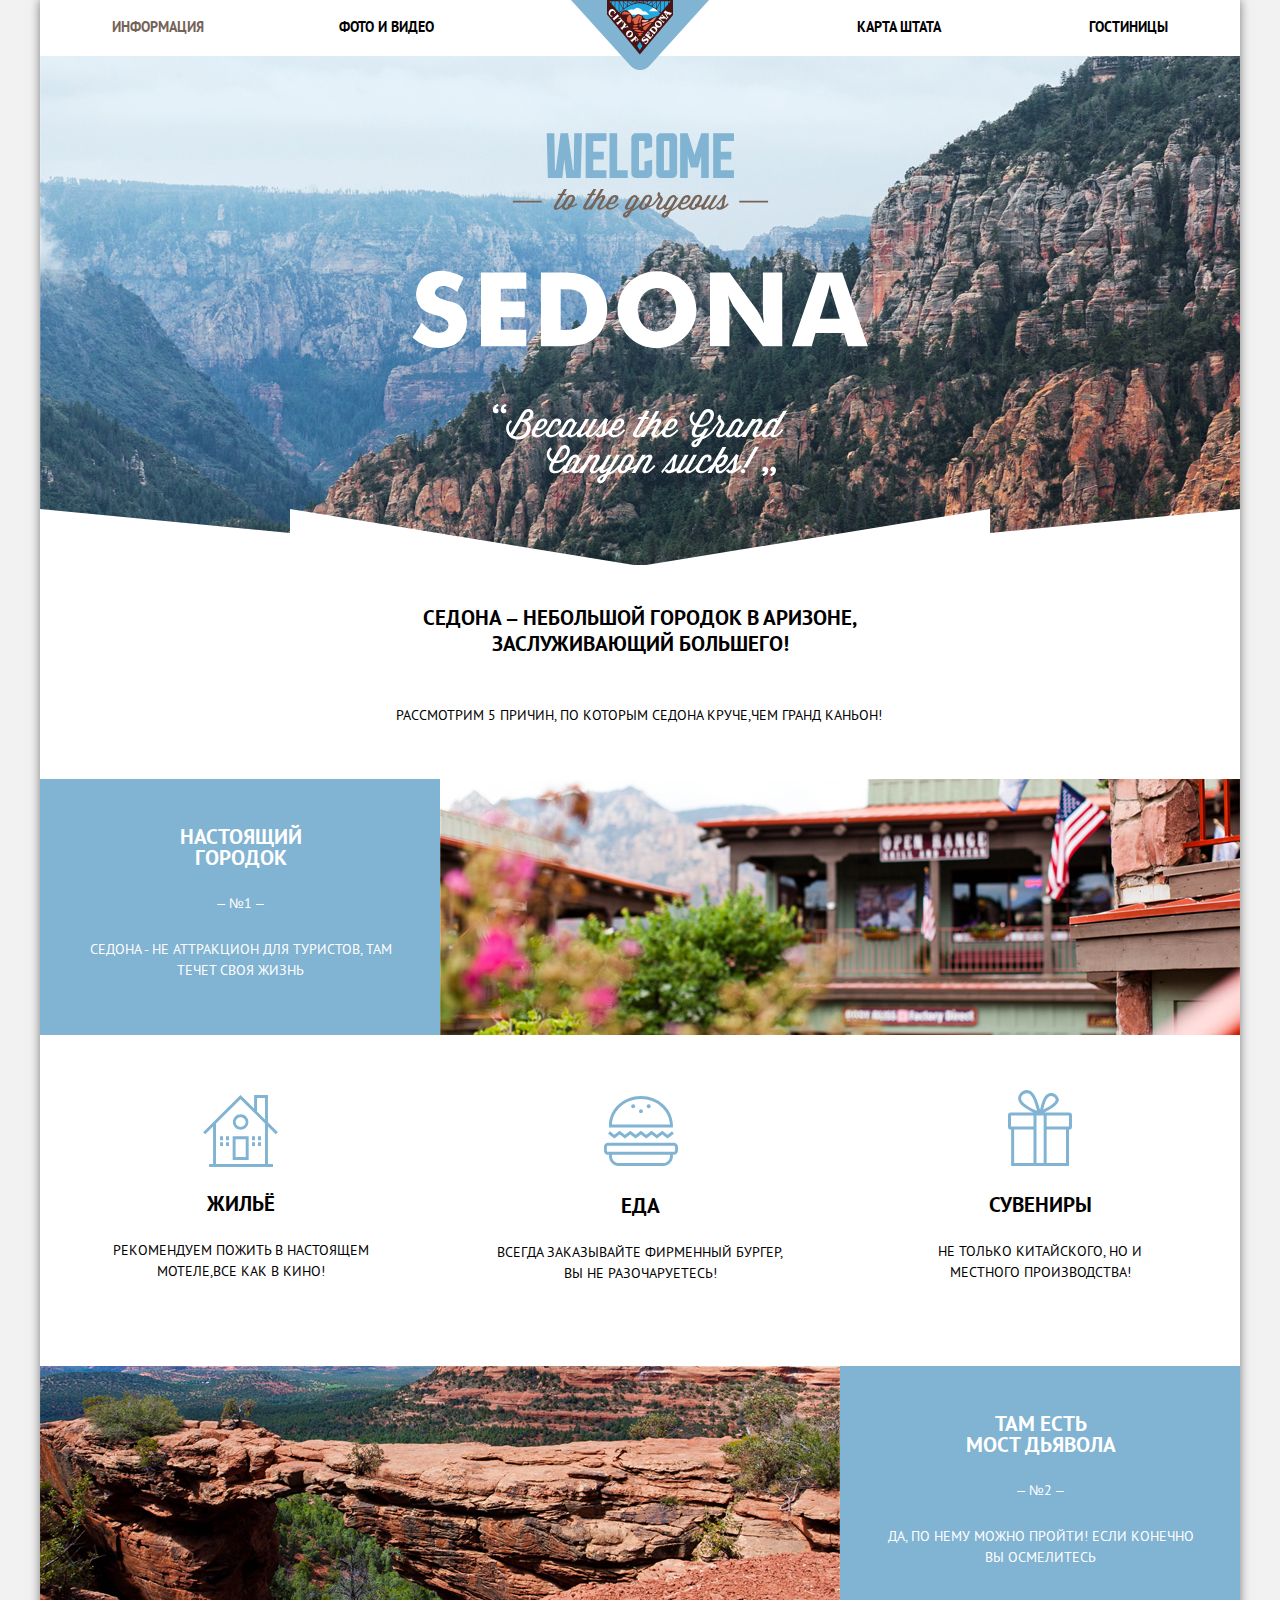
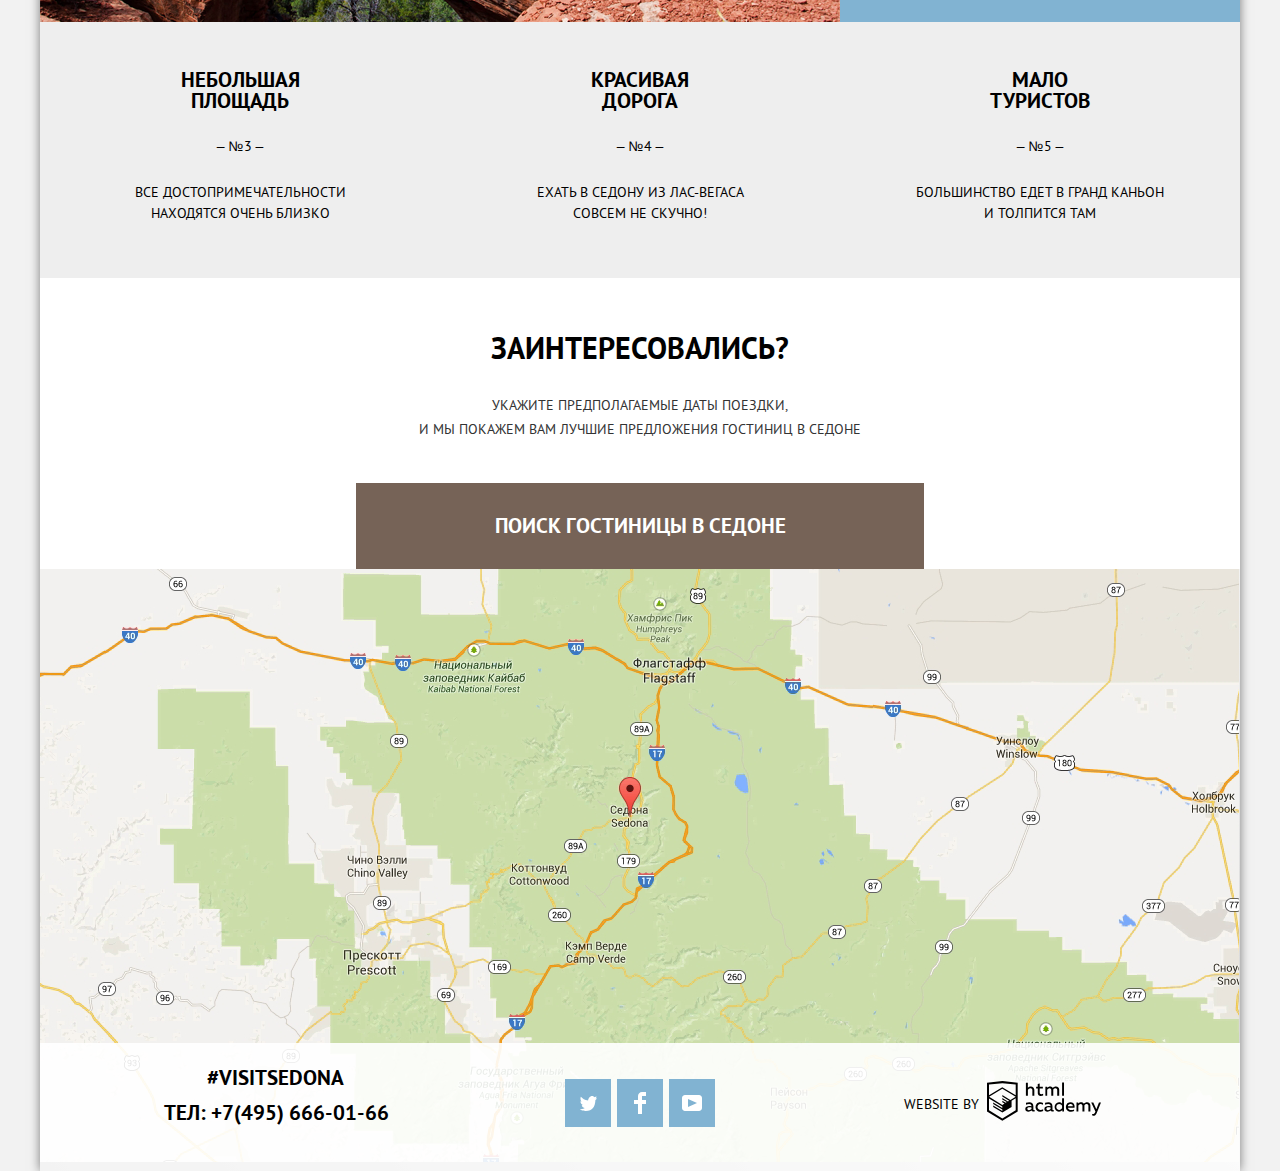
<file: index.html>
<!DOCTYPE html>
<html class="page" lang="ru">
  <head>
    <meta charset="utf-8">
    <title>HTML Academy: Седона</title>
    <link rel="stylesheet" href="css/normalize.css">
    <link rel="stylesheet" href="css/style.min.css">
  </head>
  <body class="body-page">
    <header class="main-header">
      <nav class="navigation">
        <a class="logo"><img src="img/logo.svg" width="138" height="70" alt="логотип города Седона"></a>
          <ul class="list list-navigation">
            <li class="navigation-item">
              <a class="navigation-item-link navigation-item-link-active" href="#">Информация</a>
            </li>
            <li class="navigation-item">
              <a class="navigation-item-link" href="#">Фото и видео</a>
            </li>
            <li class="navigation-item">
              <a class="navigation-item-link" href="#">Карта штата</a>
            </li>
            <li class="navigation-item">
              <a class="navigation-item-link" href="catalog.html">Гостиницы</a>
            </li>
          </ul>
      </nav>
    </header>
    <main>
      <h1 class="visually-hidden">Добро пожаловать в Седону</h1>
      <section class="background-for-greetings">
        <h2 class="visually-hidden">Приветствуем в прекрасной Седоне, потому что Большой Каньон- отстой!</h2>
        <img class="greeting" src="img/welcome.svg" width="457" height="351" alt="Добро пожаловать в восхитительную Седону">
      </section>
      <section class="advantages">
        <h2 class="visually-hidden">Преимущества Седоны</h2>
        <div class="greetings-content">
          <p class="greetings-content-main">Седона – небольшой городок в Аризоне, заслуживающий большего!</p>
          <p class="greetings-content-item">Рассмотрим 5 причин, по которым Седона круче,чем Гранд Каньон!</p>
        </div>
        <ol class="list list-of-advantages">
          <li class="advantages-item-picture">
            <div class="advantages-item feature-item-picture">
              <h3 class="advantage-title-special">Настоящий<br>городок</h3>
              <p class="advantage-number-special">– №1 –</p>
              <p class="advantage-text-special">Седона - не аттракцион для туристов, там течет своя жизнь</p>
            </div>
            <img class="house-foto" src="img/image-hotel-true-town.jpg" width="800" height="256" alt="Вид отеля в городке">
            <ul class="list part-of-advantages">
              <li class="item-part-advantages picture-house">
                <span class="name-part-advantages">Жильё</span>
                <p class="text-part-advantages">рекомендуем пожить в настоящем мотеле,все как в кино!</p>
              </li>
              <li class="item-part-advantages picture-food">
                <span class="name-part-advantages">Еда</span>
                <p class="text-part-advantages">Всегда заказывайте фирменный бургер, вы не разочаруетесь!</p>
              </li>
              <li class="item-part-advantages picture-souvenirs">
                <span class="name-part-advantages">Сувениры</span>
                <p class="text-part-advantages">Не только китайского, но и местного производства!</p>
              </li>
            </ul>
          </li>
          <li class="advantages-item-picture">
            <img class="bridge-of-the-devil" src="img/image-bridge-of-devil.jpg" width="800" height="256" alt="Вид на мост Дьявола">
            <div class="advantages-item feature-item-picture">
              <h3 class="advantage-title-special">Там есть<br>Мост дьявола</h3>
              <p class="advantage-number-special">– №2 –</p>
              <p class="advantage-text-special"> Да, по нему можно пройти! Если конечно вы осмелитесь</p>
            </div>
          </li>
          <li class="advantages-item advantages-item-gray">
            <h3 class="advantage-title">Небольшая<br> площадь</h3>
            <p class="advantage-number">– №3 –</p>
            <p class="advantage-text">все достопримечательности находятся очень близко</p>
          </li>
          <li class="advantages-item advantages-item-gray">
            <h3 class="advantage-title">Красивая<br>дорога</h3>
            <p class="advantage-number">– №4 –</p>
            <p class="advantage-text">ехать в седону из лас-вегаса совсем не скучно!</p>
          </li>
          <li class="advantages-item advantages-item-gray">
            <h3 class="advantage-title">Мало<br>туристов</h3>
            <p class="advantage-number">– №5 –</p>
            <p class="advantage-text">большинство едет в гранд каньон и толпится там</p>
          </li>
        </ol>
      </section>
      <section class="proposal">
        <h2 class="proposal-title">Заинтересовались?</h2>
        <p class="proposal-content">Укажите предполагаемые даты поездки,<br>И мы покажем Вам лучшие предложения гостиниц в Седоне</p>
        <div class="form-wrapper">
          <button class="button button-form">Поиск гостиницы в Седоне</button>
          <form class="find-form" action="https://echo.htmlacademy.ru" method="post" name="Поиск гостиницы в Седоне">
            <div class="find-form-date">
              <label class="find-form-label" for="date-of-arrival">Дата заезда:</label>
              <input class="find-form-item arrival-date-text" id="date-of-arrival" type="text" name="arrival-date" placeholder="24 апреля 2017" aria-label="Введите дату заезда">
              <button class="button calendar" type="button" aria-label="Открываю календарь">
                <svg width="21" height="23" viewBox="0 0 21 23" fill="none" xmlns="http://www.w3.org/2000/svg">
                  <path fill-rule="evenodd" clip-rule="evenodd" d="M16.406 3.02498H19.251C20.217 3.02498 21 3.84698 21 4.86198V21.164C21 22.179 20.217 23 19.251 23H1.75C0.784 23 0 22.179 0 21.164V4.86198C0 3.84698 0.784 3.02498 1.75 3.02498H4.593V1.64798C4.593 1.26698 4.887 0.958984 5.25 0.958984C5.612 0.958984 5.906 1.26698 5.906 1.64798V3.02498H9.844V1.64798C9.844 1.26698 10.138 0.958984 10.501 0.958984C10.862 0.958984 11.156 1.26698 11.156 1.64798V3.02498H15.094V1.64798C15.094 1.26698 15.387 0.958984 15.75 0.958984C16.112 0.958984 16.406 1.26698 16.406 1.64798V3.02498ZM19.5646 21.484C19.6466 21.3979 19.691 21.2828 19.688 21.164H19.689V4.86198C19.689 4.60898 19.493 4.40298 19.252 4.40298H16.407V5.78098C16.407 6.16198 16.113 6.46998 15.751 6.46998C15.388 6.46998 15.095 6.16198 15.095 5.78098V4.40298H11.157V5.78098C11.157 6.16198 10.863 6.46998 10.502 6.46998C10.139 6.46998 9.845 6.16198 9.845 5.78098V4.40298H5.907V5.78098C5.907 6.16198 5.613 6.46998 5.251 6.46998C4.888 6.46998 4.594 6.16198 4.594 5.78098V4.40298H1.75C1.50263 4.40953 1.30696 4.61458 1.312 4.86198V21.164C1.30696 21.4114 1.50263 21.6164 1.75 21.623H19.251C19.3698 21.6201 19.4826 21.5701 19.5646 21.484Z" fill="currentColor"/>
                  <path fill-rule="evenodd" clip-rule="evenodd" d="M4.59399 9.2251H7.21899V11.2911H4.59399V9.2251ZM4.59399 12.6681H7.21899V14.7351H4.59399V12.6681ZM7.21899 16.1121H4.59399V18.1781H7.21899V16.1121ZM9.18799 16.1121H11.813V18.1781H9.18799V16.1121ZM11.813 12.6681H9.18799V14.7351H11.813V12.6681ZM9.18799 9.2251H11.813V11.2911H9.18799V9.2251ZM16.406 16.1121H13.781V18.1781H16.406V16.1121ZM13.781 12.6681H16.406V14.7351H13.781V12.6681ZM16.406 9.2251H13.781V11.2911H16.406V9.2251Z" fill="currentColor"/>
                </svg>
              </button>
            </div>
            <div class="find-form-date">
              <label class="find-form-label" for="date-of-checkout">Дата выезда:</label>
              <input class="find-form-item checkout-date-text" id="date-of-checkout" type="text" name="checkout-date" placeholder="24 апреля 2017" aria-label="Введите дату выезда">
              <button class="button calendar" type="button" aria-label="Открываю календарь">
                <svg width="21" height="23" viewBox="0 0 21 23" fill="none" xmlns="http://www.w3.org/2000/svg">
                  <path fill-rule="evenodd" clip-rule="evenodd" d="M16.406 3.02498H19.251C20.217 3.02498 21 3.84698 21 4.86198V21.164C21 22.179 20.217 23 19.251 23H1.75C0.784 23 0 22.179 0 21.164V4.86198C0 3.84698 0.784 3.02498 1.75 3.02498H4.593V1.64798C4.593 1.26698 4.887 0.958984 5.25 0.958984C5.612 0.958984 5.906 1.26698 5.906 1.64798V3.02498H9.844V1.64798C9.844 1.26698 10.138 0.958984 10.501 0.958984C10.862 0.958984 11.156 1.26698 11.156 1.64798V3.02498H15.094V1.64798C15.094 1.26698 15.387 0.958984 15.75 0.958984C16.112 0.958984 16.406 1.26698 16.406 1.64798V3.02498ZM19.5646 21.484C19.6466 21.3979 19.691 21.2828 19.688 21.164H19.689V4.86198C19.689 4.60898 19.493 4.40298 19.252 4.40298H16.407V5.78098C16.407 6.16198 16.113 6.46998 15.751 6.46998C15.388 6.46998 15.095 6.16198 15.095 5.78098V4.40298H11.157V5.78098C11.157 6.16198 10.863 6.46998 10.502 6.46998C10.139 6.46998 9.845 6.16198 9.845 5.78098V4.40298H5.907V5.78098C5.907 6.16198 5.613 6.46998 5.251 6.46998C4.888 6.46998 4.594 6.16198 4.594 5.78098V4.40298H1.75C1.50263 4.40953 1.30696 4.61458 1.312 4.86198V21.164C1.30696 21.4114 1.50263 21.6164 1.75 21.623H19.251C19.3698 21.6201 19.4826 21.5701 19.5646 21.484Z" fill="currentColor"/>
                  <path fill-rule="evenodd" clip-rule="evenodd" d="M4.59399 9.2251H7.21899V11.2911H4.59399V9.2251ZM4.59399 12.6681H7.21899V14.7351H4.59399V12.6681ZM7.21899 16.1121H4.59399V18.1781H7.21899V16.1121ZM9.18799 16.1121H11.813V18.1781H9.18799V16.1121ZM11.813 12.6681H9.18799V14.7351H11.813V12.6681ZM9.18799 9.2251H11.813V11.2911H9.18799V9.2251ZM16.406 16.1121H13.781V18.1781H16.406V16.1121ZM13.781 12.6681H16.406V14.7351H13.781V12.6681ZM16.406 9.2251H13.781V11.2911H16.406V9.2251Z" fill="currentColor"/>
                </svg>
              </button>
            </div>
            <div class="find-form-visitors-wrapper">
              <div class="find-form-visitors">
                <label class="find-form-label label-adults" for="adults">Взрослые:</label>
                <div class="find-form-visitors-item">
                  <button class="button button-minus" type="button" aria-label="Уменьшить количество взрослых">
                    <svg class="minus-picture" width="12" height="3" viewBox="0 0 12 3" xmlns="http://www.w3.org/2000/svg">
                      <rect width="12" height="3"/>
                    </svg>
                  </button>
                  <input class="input find-form-item adults-number spiner-delete" type="number" name="number-of-adults" id="adults" placeholder="2" min="0" aria-label="Ввести количество взрослых">
                  <button class="button button-plus" type="button" aria-label="Увеличить количество взрослых">
                    <svg width="11" height="11" viewBox="0 0 11 11" xmlns="http://www.w3.org/2000/svg">
                      <path fill-rule="evenodd" clip-rule="evenodd" d="M4.23086 6.76932V11H6.76932V6.76932H11V4.23086H6.76932V0H4.23085V4.23086H0V6.76932H4.23086Z"/>
                    </svg>
                  </button>
                </div>
              </div>
              <div class="find-form-visitors">
                <label class="find-form-label label-children" for="children">Дети:</label>
                <div class="find-form-visitors-item">
                  <button class="button button-minus" type="button" aria-label="Уменьшить количество детей">
                    <svg class="minus-picture" width="12" height="3" viewBox="0 0 12 3" xmlns="http://www.w3.org/2000/svg">
                      <rect width="12" height="3"/>
                    </svg>
                  </button>
                  <input class="input find-form-item children-number spiner-delete" type="number" name="number-of-children" id="children" placeholder="0" min="0" aria-label="Ввести количество детей">
                  <button class="button button-plus" type="button" aria-label="Увеличить количество детей">
                    <svg width="11" height="11" viewBox="0 0 11 11" xmlns="http://www.w3.org/2000/svg">
                      <path fill-rule="evenodd" clip-rule="evenodd" d="M4.23086 6.76932V11H6.76932V6.76932H11V4.23086H6.76932V0H4.23085V4.23086H0V6.76932H4.23086Z"/>
                    </svg>
                  </button>
                </div>
              </div>
            </div>
            <button class="button button-find" type="submit">Найти</button>
          </form>
        </div>
      </section>
      <section>
        <h2 class="visually-hidden">Карта местонахождения Седоны</h2>
        <div class="wrapper-map">
          <iframe src="https://www.google.com/maps/embed?pb=!1m18!1m12!1m3!1d838135.7737049005!2d-112.32454442471088!3d34.85703474529439!2m3!1f0!2f0!3f0!3m2!1i1024!2i768!4f13.1!3m3!1m2!1s0x872da132f942b00d%3A0x5548c523fa6c8efd!2z0KHQtdC00L7QvdCwLCDQkNGA0LjQt9C-0L3QsCA4NjMzNiwg0KHQqNCQ!5e0!3m2!1sru!2sru!4v1592924100753!5m2!1sru!2sru" width="1200" height="594" style="border:0;" allowfullscreen="" aria-hidden="false" tabindex="0"></iframe>
        </div>
      </section>
    </main>
    <footer class="main-footer index">
      <div class="container">
        <div class="contacts">
          <p>#visitsedona</p>
          <a href="tel:+74956660166" aria-label="Позвонить по телефону"> тел: +7(495) 666-01-66</a>
        </div>
        <ul class="list social-networks-list">
          <li class="social-networks-item">
            <a class="social-link" href="#" aria-label="Переход на Twiiter">
              <svg width="17" height="16" viewBox="0 0 17 16" fill="none" xmlns="http://www.w3.org/2000/svg">
                <path d="M10.95 1.14409C12.635 0.648089 13.934 1.41409 14.527 2.32309C15.2 2.09209 15.858 1.84209 16.538 1.61509C16.5249 2.30145 16.2117 2.94761 15.681 3.38309C16.366 3.55309 16.985 2.89209 16.985 2.89209C16.816 3.89209 15.979 4.68009 15.422 4.91609C15.191 11.6661 12.247 16.1331 5.34498 15.9981H4.89898C4.48898 15.9981 0.734977 15.5381 0.000976562 14.1111C2.27198 14.3071 3.89398 13.6891 4.69398 12.9341C3.73398 12.6341 2.01498 12.4571 1.71498 9.98409C2.06398 10.0901 2.27898 10.2121 2.90498 10.1031C1.70498 9.24709 0.373977 8.53009 0.447977 6.33009C0.732977 6.65809 1.51498 6.86609 1.78798 6.80209C1.08498 6.56109 -0.182023 3.44209 0.893977 1.85009C2.71198 3.70409 4.62898 5.45609 8.04598 5.62309C8.25398 3.33009 9.18298 1.79309 10.95 1.14409Z" fill="white"/>
              </svg>
            </a>
          </li>
          <li class="social-networks-item">
            <a class="social-link" href="#" aria-label="Переход на Facebook">
              <svg width="12" height="22" viewBox="0 0 12 22" fill="none" xmlns="http://www.w3.org/2000/svg">
                <path d="M12 4V0H8C5.79086 0 4 1.79086 4 4V8H0V12H4V22H8V12H12V8H8V4H12Z" fill="white"/>
              </svg>
            </a>
          </li>
          <li class="social-networks-item">
            <a class="social-link" href="#" aria-label="Переход на Youtube">
              <svg width="20" height="16" viewBox="0 0 20 16" fill="none" xmlns="http://www.w3.org/2000/svg">
                <path fill-rule="evenodd" clip-rule="evenodd" d="M3 0H17C18.65 0 20 1.35 20 3V13C20 14.65 18.65 16 17 16H3C1.35 16 0 14.65 0 13V3C0 1.35 1.35 0 3 0ZM6.027 4.002V11.998L15.014 8L6.027 4.002Z" fill="white"/>
              </svg>
            </a>
          </li>
        </ul>
        <div class="developer">
          <p class="developer-text">Website by </p>
          <a class="developer-link" href="https://htmlacademy.ru/intensive/htmlcss" aria-label="Переход на HTML Academy">
            <svg width="115" height="41" viewBox="0 0 115 41" fill="none" xmlns="http://www.w3.org/2000/svg">
              <path fill-rule="evenodd" clip-rule="evenodd" d="M15.5197 1.05737H15.3509L0 2.71895V31.4945L15.3509 40.8382L30.7018 31.4945V2.71895L15.5197 1.05737ZM77.0183 2.62185H75.0876V15.7311H77.0183V2.62185ZM40.8619 2.63264V7.76843C41.6131 6.9864 42.6386 6.5436 43.7105 6.53843C44.6823 6.47908 45.6329 6.84495 46.3253 7.54479C47.0177 8.24462 47.3866 9.21244 47.3399 10.2068V15.7634H45.367V10.4658C45.4231 9.94897 45.2754 9.43059 44.9566 9.02553C44.6377 8.62047 44.174 8.36218 43.6683 8.3079H43.3518C42.3456 8.36979 41.4321 8.9295 40.9041 9.80764V15.7634H38.8995V2.63264H40.8619ZM77.0183 31.4837H75.2775V30.0595C74.4828 31.1353 73.23 31.7538 71.9119 31.7211C69.4751 31.5528 67.5825 29.4822 67.5825 26.9845C67.5825 24.4867 69.4751 22.4162 71.9119 22.2479C73.1195 22.2052 74.2818 22.7203 75.0771 23.6505V18.3205H77.0183V31.4837ZM47.0656 30.0595C47.263 30.0515 47.4583 30.0152 47.6459 29.9516V31.3866C47.2482 31.5404 46.826 31.6172 46.4009 31.6132C45.6482 31.6769 44.9394 31.2429 44.639 30.5342C43.7036 31.31 42.5302 31.7227 41.3261 31.6995C39.733 31.6995 38.256 30.804 38.256 28.9482C38.256 26.65 40.3661 25.9379 42.1702 25.9379C42.9402 25.9505 43.707 26.0408 44.4596 26.2076V25.884C44.4596 24.805 43.6578 23.9742 42.1491 23.9742C41.0585 23.9764 39.9804 24.2116 38.9839 24.6647V22.8305C40.0678 22.451 41.204 22.2506 42.3495 22.2371C44.8394 22.2371 46.3693 23.4455 46.3693 26.1753V29.4121C46.3546 29.5668 46.401 29.721 46.4981 29.8406C46.5951 29.9601 46.7349 30.035 46.8862 30.0487H47.0656V30.0595ZM40.2711 28.8403C40.298 29.229 40.4761 29.5905 40.7655 29.844C41.055 30.0974 41.4317 30.2217 41.8115 30.189H41.9275C42.8819 30.1906 43.7973 29.8022 44.4702 29.11V27.5779C43.842 27.4414 43.2026 27.3655 42.5605 27.3513C41.5055 27.3513 40.2817 27.7074 40.2817 28.8403H40.2711ZM56.0229 22.9384C55.1962 22.4632 54.2596 22.2246 53.3115 22.2479H52.9422C51.7332 22.2873 50.5891 22.8166 49.7619 23.7192C48.9347 24.6218 48.4923 25.8236 48.5321 27.06V27.5024C48.6957 30.0004 50.805 31.8921 53.2482 31.7318C54.2519 31.7555 55.2477 31.5452 56.1601 31.1168V29.2718C55.3769 29.7215 54.4945 29.9591 53.5963 29.9624C52.5199 30.0288 51.4963 29.4793 50.9385 28.5356C50.3806 27.5918 50.3806 26.4095 50.9385 25.4658C51.4963 24.522 52.5199 23.9725 53.5963 24.039C54.461 24.0357 55.3066 24.2989 56.0229 24.7942V22.9384ZM66.1514 30.0595C66.3488 30.0515 66.5441 30.0152 66.7317 29.9516V31.3866C66.334 31.5404 65.9118 31.6172 65.4867 31.6132C64.734 31.6769 64.0252 31.2429 63.7248 30.5342C62.7894 31.31 61.616 31.7227 60.4119 31.6995C58.8188 31.6995 57.3417 30.804 57.3417 28.9482C57.3417 26.65 59.4518 25.9379 61.256 25.9379C62.0259 25.9505 62.7928 26.0408 63.5454 26.2076V25.884C63.5454 24.805 62.7436 23.9742 61.2349 23.9742C60.1443 23.9764 59.0662 24.2116 58.0697 24.6647V22.8305C59.1536 22.451 60.2897 22.2506 61.4353 22.2371C63.9252 22.2371 65.455 23.4455 65.455 26.1753V29.4121C65.4404 29.5668 65.4868 29.721 65.5838 29.8406C65.6809 29.9601 65.8207 30.035 65.972 30.0487H66.1514V30.0595ZM59.855 29.8481C59.5632 29.5943 59.3837 29.2311 59.3569 28.8403H59.378C59.378 27.7074 60.5385 27.3513 61.6569 27.3513C62.299 27.3655 62.9383 27.4414 63.5665 27.5779V29.11C62.8937 29.8022 61.9782 30.1906 61.0239 30.189H60.9078C60.5263 30.2247 60.1469 30.1019 59.855 29.8481ZM69.3271 26.9305C69.3271 25.2859 70.6308 23.9526 72.239 23.9526L72.2601 24.0066C73.4742 24.0066 74.5742 24.7382 75.0665 25.8732V28.0311C74.5856 29.1871 73.4673 29.9296 72.239 29.9084C70.6308 29.9084 69.3271 28.5752 69.3271 26.9305ZM83.3486 22.2479C86.8408 22.2479 88.0541 25.1395 87.4844 27.7397H80.922C81.1436 29.3582 82.6839 30.0163 84.2876 30.0163C85.2509 30.0196 86.2027 29.8021 87.0729 29.3797V31.1061C86.0736 31.5421 84.9939 31.7519 83.9078 31.7211C81.2385 31.7211 78.8963 30.189 78.8963 26.9521C78.8362 25.7502 79.2482 24.5736 80.0408 23.6841C80.8334 22.7945 81.9408 22.2658 83.1165 22.2155H83.3486V22.2479ZM80.8693 26.1753C80.9704 24.8237 82.1216 23.8104 83.4436 23.9095H83.4858C84.1064 23.8531 84.7196 24.08 85.1612 24.5295C85.6028 24.979 85.8275 25.6051 85.7752 26.24H80.8693V26.1753ZM89.489 31.4621V22.4961H91.2298V23.575C91.9777 22.7197 93.041 22.2229 94.1628 22.2047C95.2951 22.1328 96.3712 22.7163 96.9482 23.7153C97.7407 22.8335 98.8477 22.3161 100.018 22.2803C100.952 22.2327 101.859 22.6011 102.507 23.2901C103.154 23.9792 103.478 24.9213 103.394 25.8732V31.4837H101.39V25.9271C101.437 25.4734 101.306 25.0191 101.024 24.6647C100.743 24.3104 100.336 24.0852 99.8917 24.039H99.6174C98.7512 24.0941 97.9525 24.536 97.4335 25.2474V31.4837H95.4289V25.9271C95.4728 25.47 95.3357 25.0139 95.0481 24.6611C94.7606 24.3082 94.3467 24.088 93.8991 24.0497H93.6881C92.7466 24.1344 91.8915 24.6449 91.3564 25.4416V31.5161H89.5312L89.489 31.4621ZM113.977 22.4745H111.972L109.324 29.2718L106.306 22.4853H104.196L108.417 31.5484L108.237 32.0016C107.72 33.3611 107.003 34.0516 106.053 34.0516C105.75 34.0548 105.447 34.0112 105.156 33.9221V35.6161C105.536 35.7125 105.926 35.7632 106.317 35.7671C107.646 35.7671 108.902 35.0226 109.851 32.6813L113.977 22.4745ZM52.689 6.78658V3.54974L50.7266 4.01369V6.73264H49.144V8.49132H50.7899V12.9905C50.7231 13.817 51.0244 14.6301 51.61 15.2038C52.1955 15.7775 53.0028 16.0505 53.8073 15.9468C54.5996 15.9535 55.3875 15.8259 56.139 15.5692V13.8429C55.5727 14.0781 54.9672 14.199 54.356 14.199C53.2165 14.199 52.689 13.8105 52.689 12.6237V8.5129H55.8541V6.78658H52.689ZM58.3862 15.7526V6.75421H60.1376V7.83316C60.8811 6.97655 61.9403 6.476 63.0601 6.45211C64.1624 6.38099 65.2146 6.93142 65.8032 7.88711C66.5958 7.00534 67.7028 6.48794 68.8734 6.45211C69.8138 6.41462 70.7233 6.79859 71.364 7.50353C72.0046 8.20846 72.3126 9.16418 72.2073 10.1205V15.7418H70.2028V10.1853C70.2499 9.73151 70.1184 9.27721 69.8373 8.92287C69.5561 8.56853 69.1485 8.34334 68.7046 8.29711H68.4619C67.5957 8.35228 66.797 8.7942 66.278 9.50553V15.7418H64.2734V10.1853C64.3206 9.73151 64.1891 9.27721 63.9079 8.92287C63.6268 8.56853 63.2191 8.34334 62.7752 8.29711H62.5326C61.5911 8.38181 60.736 8.89229 60.2009 9.68895V15.7634H58.3862V15.7526ZM28.6972 30.3033L28.7078 30.2968L28.6972 30.3184V30.3033ZM28.6972 18.3205V30.3033L15.3509 38.4321L2.00459 30.3184V18.5147L15.2876 26.6068V28.0311L6.18257 22.5284V23.9418L15.3404 29.5632V31.0629L6.19312 25.4955V26.9521L15.3509 32.5734L24.5826 26.9197V20.8129L28.6972 18.3205ZM28.7078 16.7776L25.0362 18.9355L23.3482 20.0145L15.3087 15.0837V16.4971L22.156 20.7266L22.0083 20.8237L20.9532 21.4063L15.2876 17.9537V19.3995L19.761 22.1184L18.706 22.8413L15.3298 20.7913V22.2047L17.5454 23.5426L15.2982 24.9021L2.11009 16.864L15.3087 8.72869L28.7078 16.7776ZM15.2876 7.27211L28.7078 15.3534V4.56395L15.3615 3.12895L2.01514 4.56395V15.3534L15.2876 7.27211Z" fill="currentColor"/>
            </svg>
          </a>
        </div>
      </div>
    </footer>
    <script src="js/form.min.js"></script>
  </body>
</html>
</file>
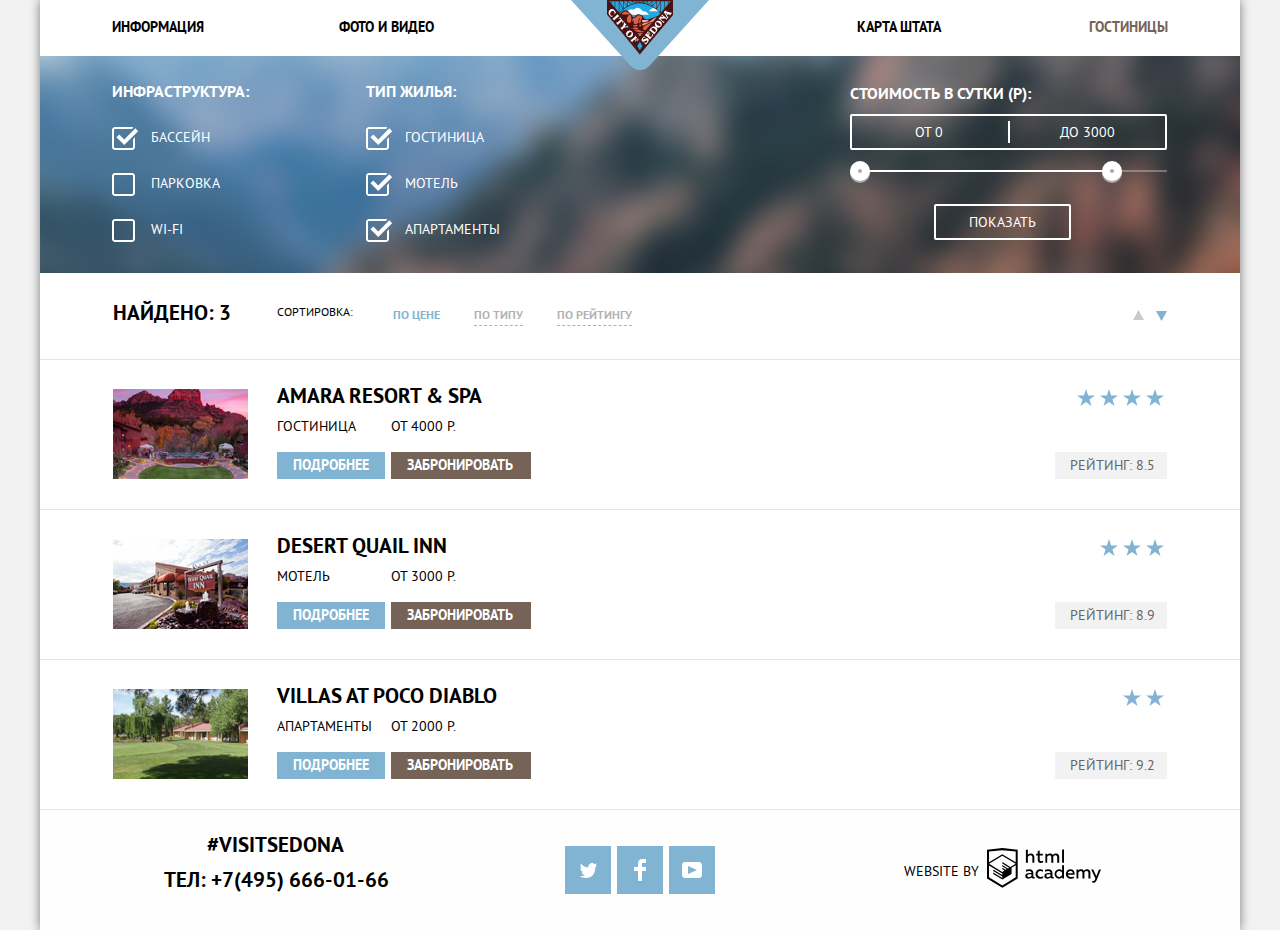
<file: catalog.html>
<!DOCTYPE html>
<html class="page" lang="ru">
  <head>
    <meta charset="utf-8">
    <title>HTML Academy: Каталог</title>
    <link rel="stylesheet" href="css/normalize.css">
    <link rel="stylesheet" href="css/style.min.css">
  </head>
  <body class="body-page">
    <header class="main-header">
      <nav class="navigation">
        <a class="logo" href="index.html" aria-label="На главную"><img src="img/logo.svg" width="138" height="70" alt="логотип города Седона"></a>
        <ul class="list list-navigation">
          <li class="navigation-item">
            <a class="navigation-item-link" href="#">Информация</a>
          </li>
          <li class="navigation-item">
            <a class="navigation-item-link" href="#">Фото и видео</a>
          </li>
          <li class="navigation-item">
            <a class="navigation-item-link" href="#">Карта штата</a>
          </li>
          <li class="navigation-item">
            <a class="navigation-item-link navigation-item-link-active">Гостиницы</a>
          </li>
        </ul>
      </nav>
    </header>
    <main class="hotels-container">
      <h1 class="visually-hidden">Подбор отелей в Седоне</h1>
      <section class="filters-of-hotels">
        <h2 class="visually-hidden">Фильтр отелей Седоны</h2>
        <form class="form-filter" action="https://echo.htmlacademy.ru" target="blank">
          <div class="filter-wrapper">
            <fieldset class="filter">
              <legend class="filter-name">Инфраструктура:</legend>
              <ul class="list filter-list">
                <li class="filter-list-item">
                  <input class="filter-checkbox visually-hidden" type="checkbox" name="pool" id="item-pool" aria-label="Выбрать бассейн" checked>
                  <label for="item-pool">Бассейн</label>
                </li>
                <li class="filter-list-item">
                  <input class="filter-checkbox visually-hidden" type="checkbox" name="parking" id="item-parking" aria-label="Выбрать парковку">
                  <label for="item-parking">Парковка</label>
                </li>
                <li class="filter-list-item">
                  <input class="filter-checkbox visually-hidden" type="checkbox" name="wi-fi" id="item-wi-fi" aria-label="Выбрать wi-fi">
                  <label for="item-wi-fi">WI-FI</label>
                </li>
              </ul>
            </fieldset>
            <fieldset class="filter">
              <legend class="filter-name">Тип жилья:</legend>
              <ul class="list filter-list">
                <li class="filter-list-item">
                  <input class="filter-checkbox visually-hidden" type="checkbox" name="inn" id="item-inn" aria-label="Выбрать гостиницу" checked>
                  <label for="item-inn">Гостиница</label>
                </li>
                <li class="filter-list-item">
                  <input class="filter-checkbox visually-hidden" type="checkbox" name="hotel" id="item-hotel" aria-label="Выбрать мотель" checked>
                  <label for="item-hotel">Мотель</label>
                </li>
                <li class="filter-list-item">
                  <input class="filter-checkbox visually-hidden" type="checkbox" name="aparts" id="item-aparts" aria-label="Выбрать аппартаменты" checked>
                  <label for="item-aparts">Апартаменты</label>
                </li>
              </ul>
            </fieldset>
          </div>
          <div class="filter-cost">
            <label class="cost-per-day">Стоимость в сутки (р):</label>
            <div class="interval-cost">
              <label class="visually-hidden" for="min-cost">Ввести минимальную стоимость</label>
              <input class="min-cost spiner-delete" type="number" name="min-cost" id="min-cost" placeholder="От 0" min="0" max="3000">
              <label class="visually-hidden" for="max-cost">Ввести максимальную стоимость</label>
              <input class="max-cost spiner-delete" type="number" name="max-cost" id="max-cost" placeholder="До 3000" min="0" max="3000">
              <div class="filter-separate-line"></div>
            </div>
            <div class="slider">
              <div class="side-slider"></div>
              <div class="main-slider"></div>
              <div class="slider-button" aria-label="Левый ползунок фильтра стоимости"></div>
              <div class="slider-button" aria-label="Правый ползунок фильтра стоимости"></div>
            </div>
            <button class="button filter-button" type="submit" aria-label="Показать варианты гостиниц">Показать</button>
          </div>
        </form>
      </section>
      <aside class="filter-sorting">
        <div class="find">
          <span class="finding">Найдено: 3</span>
        </div>
        <div class="sorting">
          <span class="sorting-name">Сортировка:</span>
          <ul class="list sorting-types-list">
            <li class="sorting-type-item">
              <button class="button sorting-button sorting-button-active" type="button" aria-label="Сортировать по цене">По цене</button>
            </li>
            <li class="sorting-type-item">
              <button class="button sorting-button" type="button" aria-label="Сортировать по типу">По типу</button>
            </li>
            <li class="sorting-type-item">
              <button class="button sorting-button" type="button" aria-label="сортировать по рейтингу">По рейтингу</button>
            </li>
          </ul>
        </div>
        <div class="sorting-switcher">
          <button class="control-arrow" aria-label="Показать по возрастанию">
            <svg width="11" height="10" viewBox="0 0 11 10" fill="none" xmlns="http://www.w3.org/2000/svg">
              <path d="M5.5 0L0 10H11L5.5 0Z" fill="currentColor"/>
            </svg>
          </button>
          <button class="button control-arrow control-arrow-active" aria-label="Показать по убыванию">
            <svg width="11" height="10" viewBox="0 0 11 10" fill="none" xmlns="http://www.w3.org/2000/svg">
              <path d="M5.5 0L0 10H11L5.5 0Z" fill="currentColor"/>
            </svg>
          </button>
        </div>
      </aside>
      <section class="hotels">
        <h2 class="visually-hidden">Список отелей Седоны</h2>
        <article class="hotel-item">
          <img class="hotel-photo" src="img/thumb-amara-resort.jpg" width="135" height="90" alt="Отель у подножия горы">
          <div class="hotel-info">
            <h3><a class="hotel-title" href="#" aria-label="Перейти на страницу гостиницы Amara resort & SPA">Amara resort & SPA</a></h3>
            <div class="hotel-info-wrapper">
              <div class="hotel-info-content-wrapper">
                <p class="hotel-info-content">Гостиница</p>
                <a class="button details" href="#" aria-label="Показать подробности">Подробнее</a>
              </div>
              <div class="hotel-info-content-wrapper">
                <p class="hotel-info-content">от 4000 р.</p>
                <a class="button booking" href="#" aria-label="Перейти к бронированию">Забронировать</a>
              </div>
            </div>
          </div>
          <div class="rating">
            <div class="hotel-rating stars-4"></div>
            <span class="hotel-rating-text">Рейтинг: 8.5</span>
          </div>
        </article>
        <article class="hotel-item">
          <img class="hotel-photo" src="img/thumb-desert-quall.jpg" width="135" height="90" alt="Классический американский двухэтажный отель">
          <div class="hotel-info">
            <h3><a class="hotel-title" href="#" aria-label="Перейти на страницу отеля Desert Quail INN">Desert Quail INN</a></h3>
            <div class="hotel-info-wrapper">
              <div class="hotel-info-content-wrapper">
                <p class="hotel-info-content">Мотель</p>
                <a class="button details" href="#" aria-label="Показать подробности">Подробнее</a>
              </div>
              <div class="hotel-info-content-wrapper">
                <p class="hotel-info-content">от 3000 р.</p>
                <a class="button booking" href="#" aria-label="Перейти к бронированию">Забронировать</a>
              </div>
            </div>
          </div>
          <div class="rating">
            <div class="hotel-rating stars-3"></div>
            <span class="hotel-rating-text">Рейтинг: 8.9</span>
          </div>
        </article>
        <article class="hotel-item">
          <img class="hotel-photo" src="img/thumb-villas-diablo.jpg" width="135" height="90" alt="Уютная вилла в тени деревьев">
          <div class="hotel-info">
            <h3><a class="hotel-title" href="#" aria-label="Перейти на страницу виллы At POCO DIABLO">VILLAS AT POCO DIABLO</a></h3>
            <div class="hotel-info-wrapper">
              <div class="hotel-info-content-wrapper">
                <p class="hotel-info-content">Апартаменты</p>
                <a class="button details" href="#" aria-label="Показать подробности">Подробнее</a>
              </div>
              <div class="hotel-info-content-wrapper">
                <p class="hotel-info-content">от 2000 р.</p>
                <a class="button booking" href="#" aria-label="Перейти к бронированию">Забронировать</a>
              </div>
            </div>
          </div>
          <div class="rating">
            <div class="hotel-rating stars-2"></div>
            <span class="hotel-rating-text">Рейтинг: 9.2</span>
          </div>
        </article>
      </section>
    </main>
    <footer class="main-footer">
      <div class="container">
        <div class="contacts">
          <p>#visitsedona</p>
          <a href="tel:+74956660166" aria-label="Позвонить по телефону">тел: +7(495) 666-01-66</a>
        </div>
        <ul class="list social-networks-list">
          <li class="social-networks-item">
            <a class="social-link" href="#" aria-label="Переход на Twiiter">
              <svg width="17" height="16" viewBox="0 0 17 16" fill="none" xmlns="http://www.w3.org/2000/svg">
                <path d="M10.95 1.14409C12.635 0.648089 13.934 1.41409 14.527 2.32309C15.2 2.09209 15.858 1.84209 16.538 1.61509C16.5249 2.30145 16.2117 2.94761 15.681 3.38309C16.366 3.55309 16.985 2.89209 16.985 2.89209C16.816 3.89209 15.979 4.68009 15.422 4.91609C15.191 11.6661 12.247 16.1331 5.34498 15.9981H4.89898C4.48898 15.9981 0.734977 15.5381 0.000976562 14.1111C2.27198 14.3071 3.89398 13.6891 4.69398 12.9341C3.73398 12.6341 2.01498 12.4571 1.71498 9.98409C2.06398 10.0901 2.27898 10.2121 2.90498 10.1031C1.70498 9.24709 0.373977 8.53009 0.447977 6.33009C0.732977 6.65809 1.51498 6.86609 1.78798 6.80209C1.08498 6.56109 -0.182023 3.44209 0.893977 1.85009C2.71198 3.70409 4.62898 5.45609 8.04598 5.62309C8.25398 3.33009 9.18298 1.79309 10.95 1.14409Z" fill="white"/>
              </svg>
            </a>
          </li>
          <li class="social-networks-item">
            <a class="social-link" href="#" aria-label="Переход на Facebook">
              <svg width="12" height="22" viewBox="0 0 12 22" fill="none" xmlns="http://www.w3.org/2000/svg">
                <path d="M12 4V0H8C5.79086 0 4 1.79086 4 4V8H0V12H4V22H8V12H12V8H8V4H12Z" fill="white"/>
              </svg>
            </a>
          </li>
          <li class="social-networks-item">
            <a class="social-link" href="#" aria-label="Переход на Youtube">
              <svg width="20" height="16" viewBox="0 0 20 16" fill="none" xmlns="http://www.w3.org/2000/svg">
                <path fill-rule="evenodd" clip-rule="evenodd" d="M3 0H17C18.65 0 20 1.35 20 3V13C20 14.65 18.65 16 17 16H3C1.35 16 0 14.65 0 13V3C0 1.35 1.35 0 3 0ZM6.027 4.002V11.998L15.014 8L6.027 4.002Z" fill="white"/>
              </svg>
            </a>
          </li>
        </ul>
        <div class="developer">
          <p class="developer-text">Website by</p>
          <a class="developer-link" href="https://htmlacademy.ru/intensive/htmlcss" aria-label="Переход на HTML Academy">
            <svg width="115" height="41" viewBox="0 0 115 41" fill="none" xmlns="http://www.w3.org/2000/svg">
              <path fill-rule="evenodd" clip-rule="evenodd" d="M15.5197 1.05737H15.3509L0 2.71895V31.4945L15.3509 40.8382L30.7018 31.4945V2.71895L15.5197 1.05737ZM77.0183 2.62185H75.0876V15.7311H77.0183V2.62185ZM40.8619 2.63264V7.76843C41.6131 6.9864 42.6386 6.5436 43.7105 6.53843C44.6823 6.47908 45.6329 6.84495 46.3253 7.54479C47.0177 8.24462 47.3866 9.21244 47.3399 10.2068V15.7634H45.367V10.4658C45.4231 9.94897 45.2754 9.43059 44.9566 9.02553C44.6377 8.62047 44.174 8.36218 43.6683 8.3079H43.3518C42.3456 8.36979 41.4321 8.9295 40.9041 9.80764V15.7634H38.8995V2.63264H40.8619ZM77.0183 31.4837H75.2775V30.0595C74.4828 31.1353 73.23 31.7538 71.9119 31.7211C69.4751 31.5528 67.5825 29.4822 67.5825 26.9845C67.5825 24.4867 69.4751 22.4162 71.9119 22.2479C73.1195 22.2052 74.2818 22.7203 75.0771 23.6505V18.3205H77.0183V31.4837ZM47.0656 30.0595C47.263 30.0515 47.4583 30.0152 47.6459 29.9516V31.3866C47.2482 31.5404 46.826 31.6172 46.4009 31.6132C45.6482 31.6769 44.9394 31.2429 44.639 30.5342C43.7036 31.31 42.5302 31.7227 41.3261 31.6995C39.733 31.6995 38.256 30.804 38.256 28.9482C38.256 26.65 40.3661 25.9379 42.1702 25.9379C42.9402 25.9505 43.707 26.0408 44.4596 26.2076V25.884C44.4596 24.805 43.6578 23.9742 42.1491 23.9742C41.0585 23.9764 39.9804 24.2116 38.9839 24.6647V22.8305C40.0678 22.451 41.204 22.2506 42.3495 22.2371C44.8394 22.2371 46.3693 23.4455 46.3693 26.1753V29.4121C46.3546 29.5668 46.401 29.721 46.4981 29.8406C46.5951 29.9601 46.7349 30.035 46.8862 30.0487H47.0656V30.0595ZM40.2711 28.8403C40.298 29.229 40.4761 29.5905 40.7655 29.844C41.055 30.0974 41.4317 30.2217 41.8115 30.189H41.9275C42.8819 30.1906 43.7973 29.8022 44.4702 29.11V27.5779C43.842 27.4414 43.2026 27.3655 42.5605 27.3513C41.5055 27.3513 40.2817 27.7074 40.2817 28.8403H40.2711ZM56.0229 22.9384C55.1962 22.4632 54.2596 22.2246 53.3115 22.2479H52.9422C51.7332 22.2873 50.5891 22.8166 49.7619 23.7192C48.9347 24.6218 48.4923 25.8236 48.5321 27.06V27.5024C48.6957 30.0004 50.805 31.8921 53.2482 31.7318C54.2519 31.7555 55.2477 31.5452 56.1601 31.1168V29.2718C55.3769 29.7215 54.4945 29.9591 53.5963 29.9624C52.5199 30.0288 51.4963 29.4793 50.9385 28.5356C50.3806 27.5918 50.3806 26.4095 50.9385 25.4658C51.4963 24.522 52.5199 23.9725 53.5963 24.039C54.461 24.0357 55.3066 24.2989 56.0229 24.7942V22.9384ZM66.1514 30.0595C66.3488 30.0515 66.5441 30.0152 66.7317 29.9516V31.3866C66.334 31.5404 65.9118 31.6172 65.4867 31.6132C64.734 31.6769 64.0252 31.2429 63.7248 30.5342C62.7894 31.31 61.616 31.7227 60.4119 31.6995C58.8188 31.6995 57.3417 30.804 57.3417 28.9482C57.3417 26.65 59.4518 25.9379 61.256 25.9379C62.0259 25.9505 62.7928 26.0408 63.5454 26.2076V25.884C63.5454 24.805 62.7436 23.9742 61.2349 23.9742C60.1443 23.9764 59.0662 24.2116 58.0697 24.6647V22.8305C59.1536 22.451 60.2897 22.2506 61.4353 22.2371C63.9252 22.2371 65.455 23.4455 65.455 26.1753V29.4121C65.4404 29.5668 65.4868 29.721 65.5838 29.8406C65.6809 29.9601 65.8207 30.035 65.972 30.0487H66.1514V30.0595ZM59.855 29.8481C59.5632 29.5943 59.3837 29.2311 59.3569 28.8403H59.378C59.378 27.7074 60.5385 27.3513 61.6569 27.3513C62.299 27.3655 62.9383 27.4414 63.5665 27.5779V29.11C62.8937 29.8022 61.9782 30.1906 61.0239 30.189H60.9078C60.5263 30.2247 60.1469 30.1019 59.855 29.8481ZM69.3271 26.9305C69.3271 25.2859 70.6308 23.9526 72.239 23.9526L72.2601 24.0066C73.4742 24.0066 74.5742 24.7382 75.0665 25.8732V28.0311C74.5856 29.1871 73.4673 29.9296 72.239 29.9084C70.6308 29.9084 69.3271 28.5752 69.3271 26.9305ZM83.3486 22.2479C86.8408 22.2479 88.0541 25.1395 87.4844 27.7397H80.922C81.1436 29.3582 82.6839 30.0163 84.2876 30.0163C85.2509 30.0196 86.2027 29.8021 87.0729 29.3797V31.1061C86.0736 31.5421 84.9939 31.7519 83.9078 31.7211C81.2385 31.7211 78.8963 30.189 78.8963 26.9521C78.8362 25.7502 79.2482 24.5736 80.0408 23.6841C80.8334 22.7945 81.9408 22.2658 83.1165 22.2155H83.3486V22.2479ZM80.8693 26.1753C80.9704 24.8237 82.1216 23.8104 83.4436 23.9095H83.4858C84.1064 23.8531 84.7196 24.08 85.1612 24.5295C85.6028 24.979 85.8275 25.6051 85.7752 26.24H80.8693V26.1753ZM89.489 31.4621V22.4961H91.2298V23.575C91.9777 22.7197 93.041 22.2229 94.1628 22.2047C95.2951 22.1328 96.3712 22.7163 96.9482 23.7153C97.7407 22.8335 98.8477 22.3161 100.018 22.2803C100.952 22.2327 101.859 22.6011 102.507 23.2901C103.154 23.9792 103.478 24.9213 103.394 25.8732V31.4837H101.39V25.9271C101.437 25.4734 101.306 25.0191 101.024 24.6647C100.743 24.3104 100.336 24.0852 99.8917 24.039H99.6174C98.7512 24.0941 97.9525 24.536 97.4335 25.2474V31.4837H95.4289V25.9271C95.4728 25.47 95.3357 25.0139 95.0481 24.6611C94.7606 24.3082 94.3467 24.088 93.8991 24.0497H93.6881C92.7466 24.1344 91.8915 24.6449 91.3564 25.4416V31.5161H89.5312L89.489 31.4621ZM113.977 22.4745H111.972L109.324 29.2718L106.306 22.4853H104.196L108.417 31.5484L108.237 32.0016C107.72 33.3611 107.003 34.0516 106.053 34.0516C105.75 34.0548 105.447 34.0112 105.156 33.9221V35.6161C105.536 35.7125 105.926 35.7632 106.317 35.7671C107.646 35.7671 108.902 35.0226 109.851 32.6813L113.977 22.4745ZM52.689 6.78658V3.54974L50.7266 4.01369V6.73264H49.144V8.49132H50.7899V12.9905C50.7231 13.817 51.0244 14.6301 51.61 15.2038C52.1955 15.7775 53.0028 16.0505 53.8073 15.9468C54.5996 15.9535 55.3875 15.8259 56.139 15.5692V13.8429C55.5727 14.0781 54.9672 14.199 54.356 14.199C53.2165 14.199 52.689 13.8105 52.689 12.6237V8.5129H55.8541V6.78658H52.689ZM58.3862 15.7526V6.75421H60.1376V7.83316C60.8811 6.97655 61.9403 6.476 63.0601 6.45211C64.1624 6.38099 65.2146 6.93142 65.8032 7.88711C66.5958 7.00534 67.7028 6.48794 68.8734 6.45211C69.8138 6.41462 70.7233 6.79859 71.364 7.50353C72.0046 8.20846 72.3126 9.16418 72.2073 10.1205V15.7418H70.2028V10.1853C70.2499 9.73151 70.1184 9.27721 69.8373 8.92287C69.5561 8.56853 69.1485 8.34334 68.7046 8.29711H68.4619C67.5957 8.35228 66.797 8.7942 66.278 9.50553V15.7418H64.2734V10.1853C64.3206 9.73151 64.1891 9.27721 63.9079 8.92287C63.6268 8.56853 63.2191 8.34334 62.7752 8.29711H62.5326C61.5911 8.38181 60.736 8.89229 60.2009 9.68895V15.7634H58.3862V15.7526ZM28.6972 30.3033L28.7078 30.2968L28.6972 30.3184V30.3033ZM28.6972 18.3205V30.3033L15.3509 38.4321L2.00459 30.3184V18.5147L15.2876 26.6068V28.0311L6.18257 22.5284V23.9418L15.3404 29.5632V31.0629L6.19312 25.4955V26.9521L15.3509 32.5734L24.5826 26.9197V20.8129L28.6972 18.3205ZM28.7078 16.7776L25.0362 18.9355L23.3482 20.0145L15.3087 15.0837V16.4971L22.156 20.7266L22.0083 20.8237L20.9532 21.4063L15.2876 17.9537V19.3995L19.761 22.1184L18.706 22.8413L15.3298 20.7913V22.2047L17.5454 23.5426L15.2982 24.9021L2.11009 16.864L15.3087 8.72869L28.7078 16.7776ZM15.2876 7.27211L28.7078 15.3534V4.56395L15.3615 3.12895L2.01514 4.56395V15.3534L15.2876 7.27211Z" fill="currentColor"/>
            </svg>
          </a>
        </div>
      </div>
    </footer>
  </body>
</html>
</file>
<file: css/style.min.css>
@font-face{font-family:"PT Sans";font-weight:400;font-style:normal;src:local("PT Sans"),url(../fonts/ptsans.woff2) format("woff2"),url(../fonts/ptsans.woff) format("woff")}@font-face{font-family:"PT Sans";font-weight:700;src:local("PT Sans Bold"),url(../fonts/ptsansbold.woff2) format("woff2"),url(../fonts/ptsansbold.woff) format("woff")}:root{--basic-grey:#888;--basic-grey-light:#f2f2f2;--basic-grey-dark:#666;--basic-black:#000;--basic-black-light:#333;--basic-white:#fff;--basic-blue-light:#81b3d2;--basic-blue:#669ec0;--basic-blue-dark:#5496bd;--basic-grey-rectangle:#eee;--basic-grey-hover:#ebebeb;--basic-brown:#604e43;--basic-brown-light:#766357;--basic-brown-dark:#503e33;--basic-transparent-footer:rgba(255,255,255,0.9);--basic-button-active:rgba(255,255,255,0.3);--basic-body-shadow:rgba(0,0,0,0.5);--basic-grey-disabled:#6a6a6a;--basic-grey-line:#e5e5e5;--basic-grey-slider:#ababab;--basic-grey-minus:#a9a9a9;--bground-image-full-gradient-from:#86b7d5;--bground-image-full-gradient-to:#e1ab84;--bground-filter-gradient-from:#698fb6;--bground-filter-gradient-to:#735c54;--star-width:23px}*,::before,::after{box-sizing:border-box}.spiner-delete::-webkit-outer-spin-button,.spiner-delete::-webkit-inner-spin-button{-webkit-appearance:none;margin:0}.spiner-delete{-moz-appearance:textfield}a{text-decoration:none}.navigation-item-link,.developer-link,.hotel-title{color:var(--basic-black)}.navigation-item-link:not(.navigation-item-link-active):hover,.developer-link:hover,.hotel-title:hover{color:var(--basic-blue-light)}.navigation-item-link:not(.navigation-item-link-active):active,.developer-link:active,.hotel-title:active{color:var(--basic-black);opacity:.3}.navigation-item-link-active{color:var(--basic-brown-light)}body{max-width:1200px;margin-left:auto;margin-right:auto;font-style:normal;font-size:14px;line-height:26px;font-family:"PT Sans",Arial,sans-serif;text-transform:uppercase;color:var(--basic-black);background-color:var(--basic-grey-light);box-shadow:0 0 10px var(--basic-body-shadow)}.page{height:100%}.body-page{display:grid;grid-template-rows:min-content 1fr min-content;align-content:start;min-height:100%}.list{padding:0;margin:0;list-style:none}.button{line-height:21px;font-weight:700;color:var(--basic-white);border:none;text-transform:uppercase;outline:none}.input{border:0;outline:none}.visually-hidden{position:absolute;width:1px;height:1px;margin:-1px;padding:0;overflow:hidden;border:0;clip:rect(0 0 0 0)}.main-header{min-height:56px;background-color:var(--basic-white)}.navigation{position:relative;padding-top:14px;padding-bottom:16px}.list-navigation{display:grid;grid-template-columns:227px 1fr 1fr 227px;grid-template-rows:auto;align-content:center;margin-left:72px;margin-right:72px}.navigation-item:nth-child(4n+3){text-align:right}.navigation-item:nth-child(4n+4){text-align:right}.navigation li{font-weight:700}.logo{position:absolute;top:0;left:calc((100% - 138px) / 2);z-index:1}.background-for-greetings{position:relative;display:flex;min-height:509px;background-image:url(../img/background-photo-full.jpg),linear-gradient(to right bottom,var(--bground-image-full-gradient-from),var(--bground-image-full-gradient-to));background-size:cover;background-repeat:no-repeat}.background-for-greetings::after{position:absolute;top:453px;display:block;width:1200px;height:57px;content:"";background-image:url(../img/background-mask.svg);background-repeat:no-repeat}.greeting{margin-left:auto;margin-right:auto;margin-top:77px}.greetings-content{padding-top:1px;font-size:21px;font-weight:700;text-align:center}.greetings-content-main{max-width:470px;min-height:80px;text-align:center;margin:39px auto 17px}.greetings-content-item{font-style:normal;font-size:14px;line-height:26px;font-weight:400;margin:16px 341px 51px 338px}.advantages{background-color:var(--basic-white)}.list-of-advantages{display:flex;flex-wrap:wrap}.feature-picture{display:grid;grid-template-columns:1fr 2fr}.feature-item-picture{display:inline-block;vertical-align:middle;text-align:center;color:var(--basic-white);background-color:var(--basic-blue-light)}.advantages-item-picture{display:flex;flex-wrap:wrap;background-color:var(--basic-blue-light)}.name-part-advantages,.advantage-title-special,.advantage-title{font-style:normal;font-size:21px;line-height:21px;font-weight:700;text-align:center}.advantages-item{max-width:400px;text-align:center;padding:47px 46px 54px 47px}.advantage-title-special,.advantage-number-special,.advantage-text-special,.text-part-advantages,.advantage-text,.advantage-title,.advantage-number{margin:0;padding:0}.advantages-item-gray{padding-left:71px;padding-right:71px;background-color:var(--basic-grey-rectangle)}.advantages-item h3{margin-bottom:25px}.advantage-number,.advantage-number-special{margin-bottom:25px;text-align:center;line-height:21px}.advantage-text,.advantage-text-special{line-height:21px}.part-of-advantages{display:grid;grid-template-columns:1fr 1fr 1fr;background-color:var(--basic-white)}.item-part-advantages{display:block;text-align:center}.item-part-advantages:first-child{position:relative;padding:158px 62px 82px 63px}.item-part-advantages:nth-child(2){position:relative;padding:160px 52px 82px}.item-part-advantages:last-child{position:relative;padding:159px 62px 81px}.picture-house::before{position:absolute;top:60px;left:163px;margin-left:auto;margin-right:auto;content:url("../img/icon-house.svg")}.picture-food::before{position:absolute;top:61px;left:164px;margin-left:auto;margin-right:auto;content:url("../img/icon-food.svg")}.picture-souvenirs::before{position:absolute;top:55px;right:168px;content:url("../img/icon-souvenirs.svg")}.image-part-advantages{margin-left:auto;margin-right:auto}.name-part-advantages{display:inline-block;margin-bottom:26px;vertical-align:middle}.text-part-advantages{line-height:21px}.proposal{position:relative;padding-top:53px;padding-bottom:86px;background-color:var(--basic-white)}.proposal-title{margin-top:0;margin-bottom:28px;font-size:30px;line-height:34px;font-weight:700;color:var(--basic-black);text-align:center}.proposal-content{margin-bottom:42px;font-size:14px;line-height:24px;font-weight:400;color:var(--basic-black-light);text-align:center}.form-wrapper{position:absolute;left:316px;max-width:568px;max-height:481px;margin-left:auto;margin-right:auto}.button-form{width:568px;height:86px;font-style:normal;font-size:21px;line-height:26px;font-weight:700;background-color:var(--basic-brown-light)}.find-form{background-color:var(--basic-white)}.wrapper-map{background-image:url(../img/map.png),linear-gradient(45deg,var(--basic-grey),var(--basic-grey-light));background-repeat:no-repeat}.index{z-index:2;margin-top:-128px}.main-footer{background-color:var(--basic-transparent-footer)}.container{display:grid;grid-template-columns:1fr 1fr 1fr;min-height:120px}.contacts{display:flex;flex-direction:column;align-items:flex-start;padding-top:22px;padding-bottom:28px;padding-left:124px}.contacts p{margin-top:0;margin-bottom:9px;width:auto;padding-left:43px;font-size:21px;font-weight:700;color:var(--basic-black)}.contacts a{width:auto;font-size:21px;font-weight:700;color:var(--basic-black)}.social-networks-list{display:grid;grid-template-columns:46px 46px 46px;align-content:center;column-gap:6px;justify-content:center;height:120px}.social-networks-item{width:46px;height:48px;background-color:var(--basic-blue-light)}.social-link{display:flex;height:100%}.social-networks-item svg{margin:auto}.developer{display:flex;align-items:center;justify-content:flex-end;padding-top:37px;padding-right:138px;padding-bottom:34px}.developer-text{margin:0;padding-bottom:2px;font-weight:400}.developer-link{display:block;width:115px;margin-left:8px}.developer img{vertical-align:middle;box-sizing:content-box}.modal{width:568px;height:486px}.modal h2{height:86px;margin:0;font-size:21px;line-height:26px;text-align:center;font-weight:700;color:var(--basic-white);background-color:var(--basic-brown-light)}.filters-of-hotels{min-height:217px}.form-filter{display:grid;grid-template-columns:2fr 1fr;width:1200px;min-height:217px;background-image:url(../img/background-filter.png),linear-gradient(45deg,var(--bground-filter-gradient-from),var(--bground-filter-gradient-to));background-size:cover;background-repeat:no-repeat}.filter-wrapper{display:flex}.filter{margin-top:25px;margin-left:72px;padding:0;border:none}.filter:last-child{margin-left:115px}.filter-name{margin-bottom:25px;font-size:16px;line-height:21px;font-weight:700;color:var(--basic-white)}.filter-list-item{margin-bottom:25px;margin-left:39px}.filter-list-item label:hover{cursor:pointer}.filter-checkbox{margin-right:13px}.filter-checkbox:focus + label{opacity:.7}.filter-list-item label{position:relative;display:block;font-size:14px;line-height:21px;font-weight:400;color:var(--basic-white);user-select:none}.filter-checkbox + label::before{position:absolute;top:0;left:-39px;width:23px;height:23px;background-image:url(../img/checkbox-off.svg);background-repeat:no-repeat;content:""}.filter-checkbox:hover + label::before{cursor:pointer}.filter-checkbox:checked + label::before{position:absolute;width:27px;background-image:url(../img/checkbox-on.svg);background-repeat:no-repeat}.filter-checkbox:disabled + label::before{position:absolute;top:0;left:-39px;width:23px;height:23px;background-image:url(../img/checkbox-off-disabled.svg);background-repeat:no-repeat;content:"";cursor:default}.filter-checkbox:checked:disabled + label::before{position:absolute;width:27px;background-image:url(../img/checkbox-on-disabled.svg);background-repeat:no-repeat;cursor:default}.filter-checkbox:disabled + label{color:var(--basic-grey-disabled);cursor:default}.filter-cost{position:relative;margin-top:25px;margin-left:10px}.cost-per-day{font-size:16px;line-height:21px;font-weight:700;color:var(--basic-white)}.interval-cost{display:flex;width:317px;margin-top:7px;margin-bottom:11px;text-align:center;color:var(--basic-white);border:2px solid var(--basic-white);box-sizing:border-box;border-radius:2px}.min-cost::placeholder,.max-cost::placeholder{color:var(--basic-white);opacity:1}.min-cost:focus::placeholder,.max-cost:focus::placeholder{color:transparent}.min-cost,.max-cost{height:32px;padding:0 4px;font-size:14px;line-height:21px;font-weight:400;text-align:center;text-transform:uppercase;color:var(--basic-white);background-color:transparent;border:none;overflow:hidden}.min-cost{width:154px;margin-right:4px}.max-cost{width:155px}.filter-separate-line{position:absolute;top:40px;left:158px;display:block;width:2px;height:22px;background-color:var(--basic-white)}.slider{position:relative;width:316px;height:21px;margin-bottom:22px}.side-slider{position:absolute;top:9px;width:317px;height:2px;background-color:var(--basic-white);opacity:.3}.main-slider{position:absolute;top:9px;width:248px;height:2px;margin-left:14px;background-color:var(--basic-white)}.slider-button{position:absolute;display:block;width:4px;height:4px;padding:0;border-radius:50%;background-color:var(--basic-grey-slider);border:8px solid var(--basic-white);box-shadow:0 2px 0 0 var(--basic-grey-slider);box-sizing:content-box}.slider-button:first-child{top:0;left:0;margin-bottom:23px}.slider-button:last-child{left:252px}.slider-button:hover{width:5px;height:5px;border-radius:18px;cursor:pointer}.filter-button{width:137px;height:36px;margin-left:84px;font-size:14px;line-height:21px;font-weight:400;color:var(--basic-white);background-color:transparent;border:2px solid var(--basic-white);box-sizing:border-box;border-radius:2px}.filter-button:hover{color:var(--basic-black);background-color:var(--basic-white);cursor:pointer}.hotels-container{display:grid;grid-template-rows:min-content min-content min-content}.filter-sorting{display:flex;align-items:center;justify-content:space-between;background-color:var(--basic-white);padding:23px 67px 27px 73px}.find{min-width:159px;max-width:159px;padding-right:10px}.finding{font-size:21px;line-height:26px;font-weight:700}.sorting{display:flex;min-width:846px;font-size:12px;line-height:18px;font-weight:400}.sorting-types-list{display:flex;flex-wrap:wrap;align-items:flex-start;justify-content:space-between;max-width:840px;margin-left:40px;margin-top:1px}.sorting-type-item:not(:last-child){margin-right:34px}.sorting-button{padding:0;color:var(--basic-black);opacity:.3;background-color:transparent;border-bottom:1px dashed var(--basic-black)}.sorting-button:not(.sorting-button-active):hover{color:var(--basic-blue-light);border-bottom:1px dashed var(--basic-blue-light);opacity:1;cursor:pointer}.sorting-button:active{color:var(--basic-black);cursor:pointer;border:none;opacity:1}.sorting-button-active{color:var(--basic-blue-light);border:none;opacity:1}.sorting-switcher{display:flex;justify-content:center;align-items:center;margin-top:3px}.control-arrow{padding:6px;background-color:transparent;border:none;opacity:.2}.control-arrow-active{transform:rotate(180deg)}.control-arrow:not(.control-arrow-active):hover{cursor:pointer;opacity:1}.control-arrow:not(.control-arrow-active):active{color:var(--basic-blue-light);border:none;cursor:pointer}.control-arrow-active{color:var(--basic-blue-light);opacity:1}.find-form{padding:55px 55px 53px}.find-form,.find-form-item{line-height:26px;font-weight:700;text-transform:uppercase}.find-form-date,.find-form-visitors-wrapper,.find-form-visitors{position:relative;display:flex;flex-wrap:wrap;padding:0;justify-content:space-between}.find-form-visitors{padding-bottom:10px}.find-form-date:first-child{margin-bottom:29px}.find-form-date:nth-child(2){margin-bottom:31px}.find-form-visitors-item{display:flex;justify-content:center;align-items:center;margin-left:27px;background-color:var(--basic-grey-light)}.find-form-label{padding-top:6px}.label-adults{margin-right:13px}.find-form-item{padding-top:0;padding-bottom:0;background-color:var(--basic-grey-light)}.find-form-item:hover{background-color:var(--basic-grey-hover)}.find-form-item:focus{background-color:var(--basic-white);border-color:var(--basic-grey-line)}.find-form-item::placeholder{color:var(--basic-black)}.arrival-date-text,.checkout-date-text{display:block;min-width:346px;height:38px;padding-left:12px;border:2px solid transparent}.arrival-date-text{margin-top:0;margin-right:0;margin-left:23px;padding-right:43px;padding-left:10px}.checkout-date-text{margin-top:0;margin-right:0;margin-left:20px;padding-right:43px;padding-left:10px}.adults-number,.children-number{display:block;width:38px;height:38px;text-align:center}.calendar,.button-minus,.button-plus{margin:0;padding:0;align-items:center;background-color:transparent;fill:var(--basic-grey-minus)}.calendar{position:absolute;right:3px;width:35px;height:37px;padding:8px;align-items:center;color:var(--basic-grey-minus)}.button-minus,.button-plus{width:38px;height:38px}.minus-picture{margin-bottom:4px}.button-minus:hover,.button-plus:hover{fill:var(--basic-black);cursor:pointer}.button-minus:active,.button-plus:active{fill:var(--basic-blue-light)}.calendar:hover{color:var(--basic-black);cursor:pointer}.calendar:active{color:var(--basic-blue-light)}.button-find{width:458px;height:58px;margin-top:43px;margin-right:auto;margin-left:auto;padding:0;font-size:21px;line-height:26px;font-weight:700;text-transform:uppercase;color:var(--basic-white);background-color:var(--basic-blue-light)}.hotels{background-color:var(--basic-white)}.hotel-item{display:flex;justify-content:flex-start;box-sizing:content-box;border-top:1px solid var(--basic-grey-line);padding:29px 73px 30px}.hotel-info h3{margin:0;padding:0}.hotel-info{margin-top:-6px;margin-left:29px}.hotel-info h3{margin-bottom:6px}.hotel-item:last-child{border-bottom:1px solid var(--basic-grey-line)}.hotel-info-wrapper{display:flex}.hotel-info-content-wrapper{display:flex;flex-direction:column}.hotel-info-content-wrapper:first-child{margin-right:6px}.rating{display:flex;flex-direction:column;align-items:flex-end;margin-left:auto}.hotel-photo{width:135px;height:90px}.hotel-title{font-size:21px;margin-top:-7px;margin-bottom:7px;padding-right:15px}.hotel-info-content{max-width:110px;padding-right:10px;margin-top:0;margin-bottom:15px;line-height:21px}.details{display:block;font-size:14px;line-height:21px;font-weight:700;color:var(--basic-white);background-color:var(--basic-blue-light);border:0;padding:3px 16px}.button-find:hover,.button-find:focus,.details:hover,.details:focus,.social-link:hover,.social-link:focus{background-color:var(--basic-blue)}.button-find:active,.details:active{color:var(--basic-button-active);background-color:var(--basic-blue-dark)}.social-link:active{color:var(--basic-white);background-color:var(--basic-blue-dark);opacity:.3}.booking{display:block;margin-top:auto;font-weight:700;color:var(--basic-white);text-transform:uppercase;background-color:var(--basic-brown-light);border:0;padding:3px 18px 3px 16px}.button-form:hover,.button-form:focus,.booking:hover,.booking:focus{background-color:var(--basic-brown)}.button-form:active,.booking:active{color:var(--basic-button-active);background-color:var(--basic-brown-dark)}.hotel-rating-text{margin-top:auto;font-style:normal;font-weight:400;font-size:14px;line-height:21px;color:var(--basic-grey-dark);background-color:var(--basic-grey-light);padding:3px 12px 3px 15px}.hotel-rating{display:grid;grid-column:4;grid-row:1;align-self:center;height:17px;margin-bottom:45px;margin-left:auto;background-image:url(../img/star.svg);background-position:right}.stars-4{width:calc(var(--star-width) * 4)}.stars-3{width:calc(var(--star-width) * 3)}.stars-2{width:calc(var(--star-width) * 2)}.form-show{animation-name:slide;animation-duration:.6s}.find-form-error{animation-name:shake;animation-duration:.6s}@keyframes slide{0%{transform:translate(0%,-10%)}100%{transform:translate(0%,0%)}}@keyframes shake{0%,100%{transform:translateX(0)}10%,30%,50%,70%,90%{transform:translateX(-10px)}20%,40%,60%,80%{transform:translateX(10px)}}
</file>
